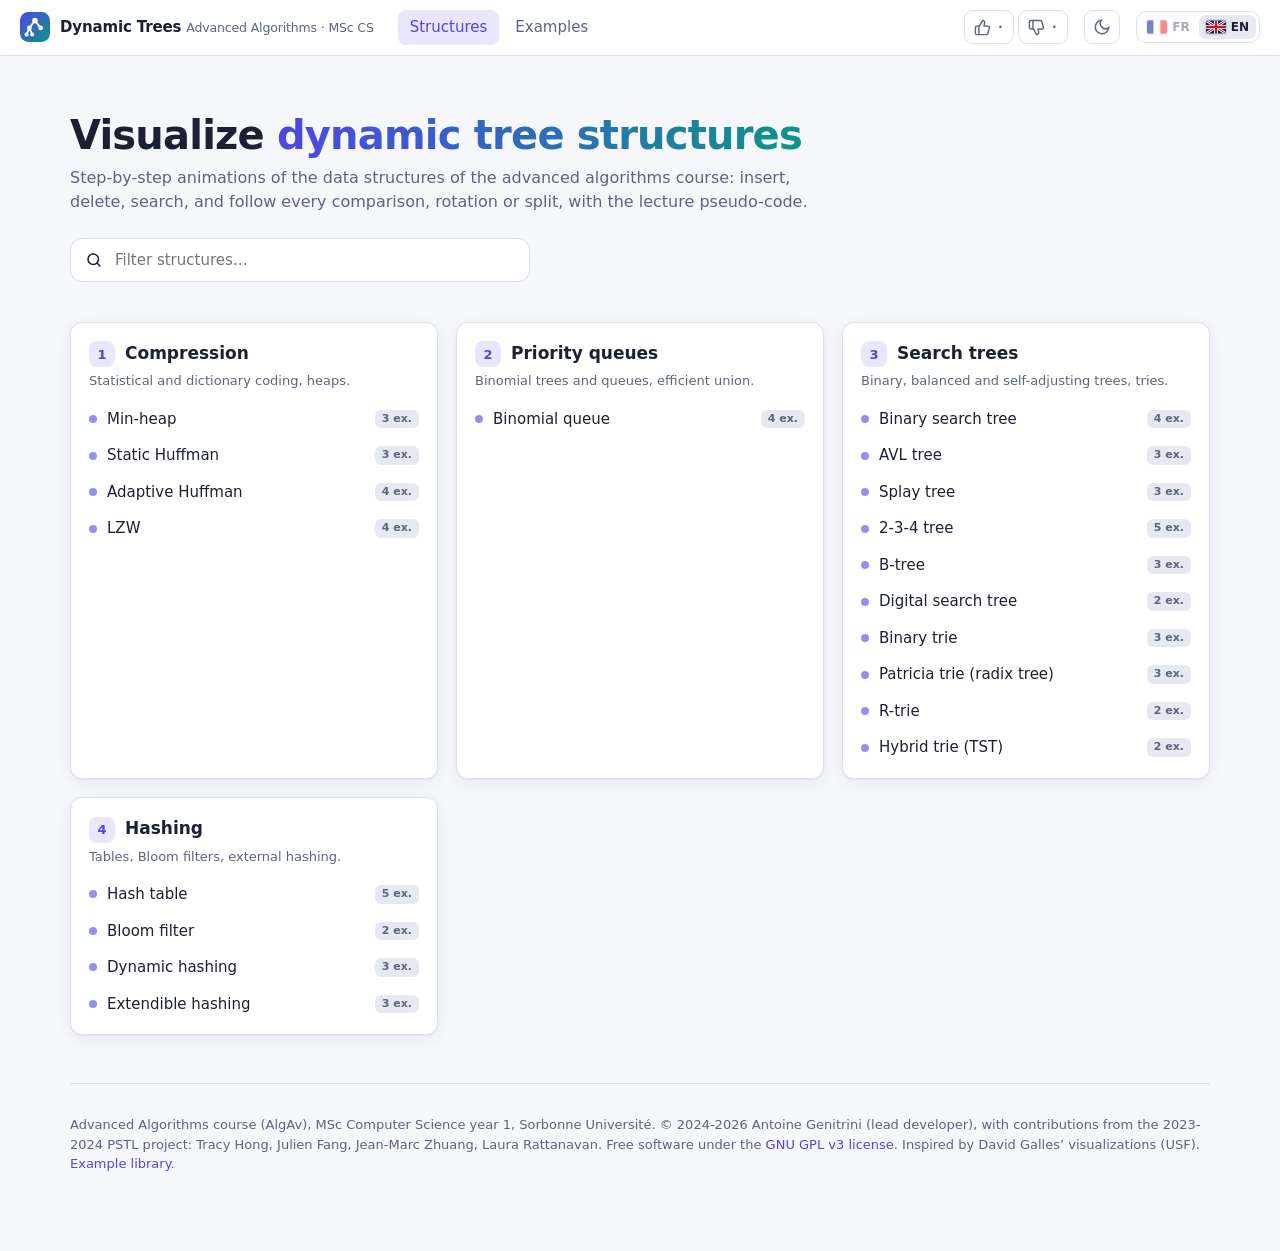
<file: index.html>
<!DOCTYPE html>
<!--
  Structures arborescentes dynamiques
  Copyright (C) 2024-2026 Antoine Genitrini (développeur principal)
  Contributeurs (projet PSTL 2023-2024, Sorbonne Université) :
    Tracy Hong, Julien Fang, Jean-Marc Zhuang, Laura Rattanavan
  Licence : GNU GPL version 3 ou ultérieure (voir le fichier LICENSE).
  SPDX-License-Identifier: GPL-3.0-or-later
-->
<html lang="fr">
<head>
  <meta charset="utf-8">
  <meta name="viewport" content="width=device-width, initial-scale=1">
  <title>Structures arborescentes dynamiques</title>
  <meta name="description" content="Visualisations animées des structures de données du cours d'algorithmique avancée : arbres de recherche, tries, tas, files binomiales, Huffman, LZW, hachage.">
  <link rel="icon" href="data:image/svg+xml,%3Csvg xmlns='http://www.w3.org/2000/svg' viewBox='0 0 32 32'%3E%3Crect width='32' height='32' rx='9' fill='%234f46e5'/%3E%3Cg fill='%23fff'%3E%3Ccircle cx='16' cy='9' r='3'/%3E%3Ccircle cx='10' cy='18' r='3'/%3E%3Ccircle cx='22' cy='18' r='3'/%3E%3C/g%3E%3C/svg%3E">
  <link rel="stylesheet" href="css/style.css?v=20261104a">
</head>
<body>
  <main class="page">
    <section class="hero">
      <h1 data-i18n-html="home.title"></h1>
      <p data-i18n="home.lead"></p>
      <label class="searchbar">
        <svg width="18" height="18" viewBox="0 0 24 24" fill="none" stroke="currentColor" stroke-width="2" stroke-linecap="round" aria-hidden="true"><circle cx="11" cy="11" r="7"/><path d="M20 20l-4-4"/></svg>
        <input type="search" id="filter" data-i18n-placeholder="home.filter" autocomplete="off">
      </label>
    </section>
    <section class="chapters" id="chapters"></section>
    <footer class="site">
      <p data-i18n-html="home.footer"></p>
    </footer>
  </main>
  <div class="tooltip" id="tooltip" role="tooltip"></div>

  <script src="js/i18n.js?v=20261104a"></script>
  <script src="js/config.js?v=20261104a"></script>
  <script src="js/feedback.js?v=20261104a"></script>
  <script src="js/catalog.js?v=20261104a"></script>
  <script src="js/home.js?v=20261104a"></script>
</body>
</html>
</file>
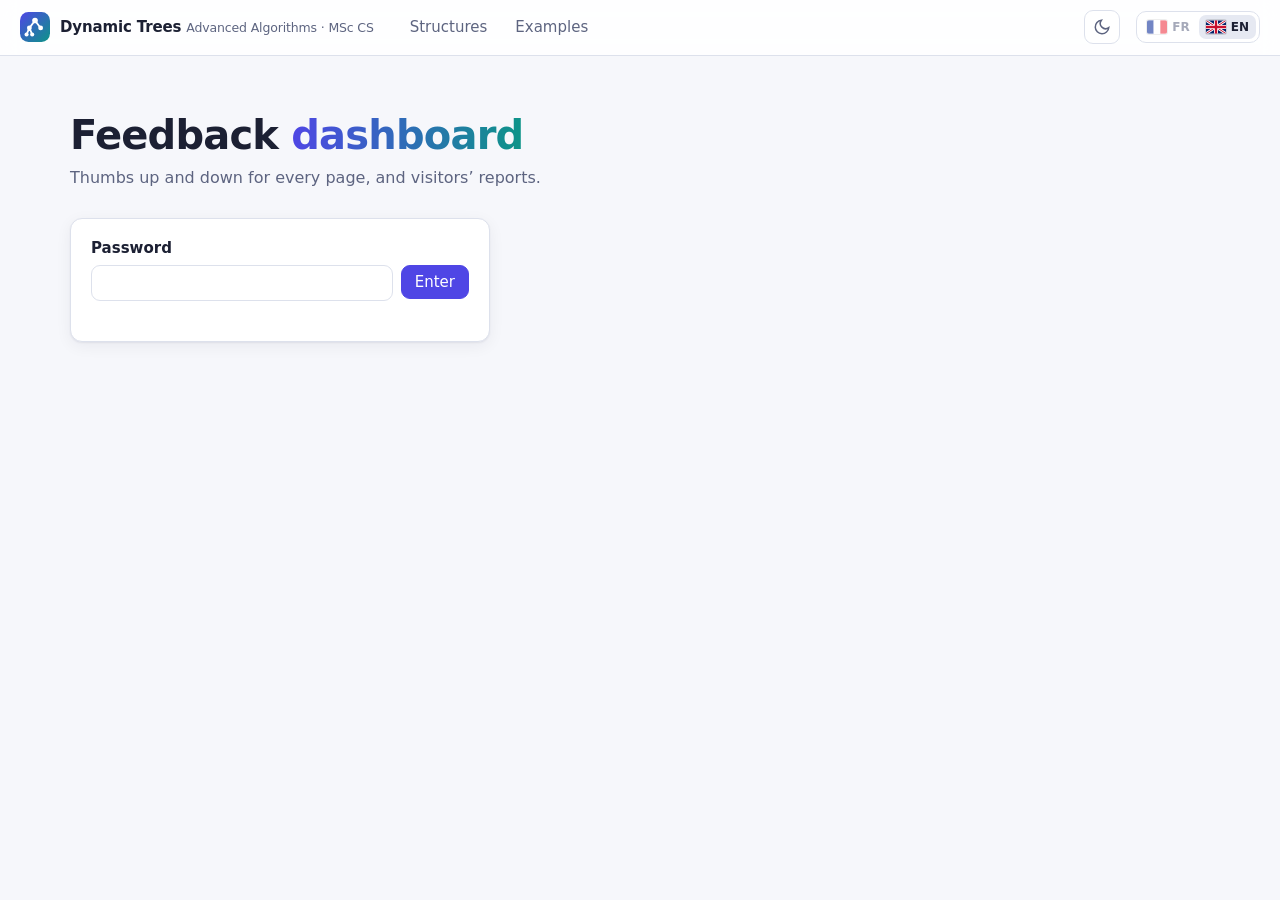
<file: admin.html>
<!DOCTYPE html>
<!--
  Structures arborescentes dynamiques
  Copyright (C) 2024-2026 Antoine Genitrini (développeur principal)
  Contributeurs (projet PSTL 2023-2024, Sorbonne Université) :
    Tracy Hong, Julien Fang, Jean-Marc Zhuang, Laura Rattanavan
  Licence : GNU GPL version 3 ou ultérieure (voir le fichier LICENSE).
  SPDX-License-Identifier: GPL-3.0-or-later
-->
<html lang="fr">
<head>
  <meta charset="utf-8">
  <meta name="viewport" content="width=device-width, initial-scale=1">
  <meta name="robots" content="noindex">
  <title>Tableau de bord — Arbres dynamiques</title>
  <link rel="icon" href="data:image/svg+xml,%3Csvg xmlns='http://www.w3.org/2000/svg' viewBox='0 0 32 32'%3E%3Crect width='32' height='32' rx='9' fill='%234f46e5'/%3E%3Cg fill='%23fff'%3E%3Ccircle cx='16' cy='9' r='3'/%3E%3Ccircle cx='10' cy='18' r='3'/%3E%3Ccircle cx='22' cy='18' r='3'/%3E%3C/g%3E%3C/svg%3E">
  <link rel="stylesheet" href="css/style.css?v=20261104a">
</head>
<body>
  <main class="page admin">
    <section class="hero">
      <h1 data-i18n-html="adm.title"></h1>
      <p data-i18n="adm.lead"></p>
    </section>

    <form id="login" class="adm-card adm-login">
      <label for="pw" data-i18n="adm.password"></label>
      <div class="row">
        <input type="password" id="pw" autocomplete="current-password" required>
        <button class="btn primary" type="submit" data-i18n="adm.enter"></button>
      </div>
      <p class="err" id="loginErr"></p>
    </form>

    <div id="board" hidden>
      <section class="adm-card">
        <div class="adm-head">
          <h2 data-i18n="adm.votes"></h2>
          <div class="row">
            <button class="btn ghost" id="refresh" data-i18n="adm.refresh"></button>
            <button class="btn" id="resetAll" data-i18n="adm.resetAll"></button>
          </div>
        </div>
        <table class="adm-table" id="votes"></table>
      </section>
      <section class="adm-card">
        <div class="adm-head"><h2 data-i18n="adm.reports"></h2></div>
        <div id="reports"></div>
      </section>
    </div>
  </main>

  <script src="js/i18n.js?v=20261104a"></script>
  <script src="js/config.js?v=20261104a"></script>
  <script src="js/feedback.js?v=20261104a"></script>
  <script src="js/catalog.js?v=20261104a"></script>
  <script src="js/admin.js?v=20261104a"></script>
</body>
</html>
</file>
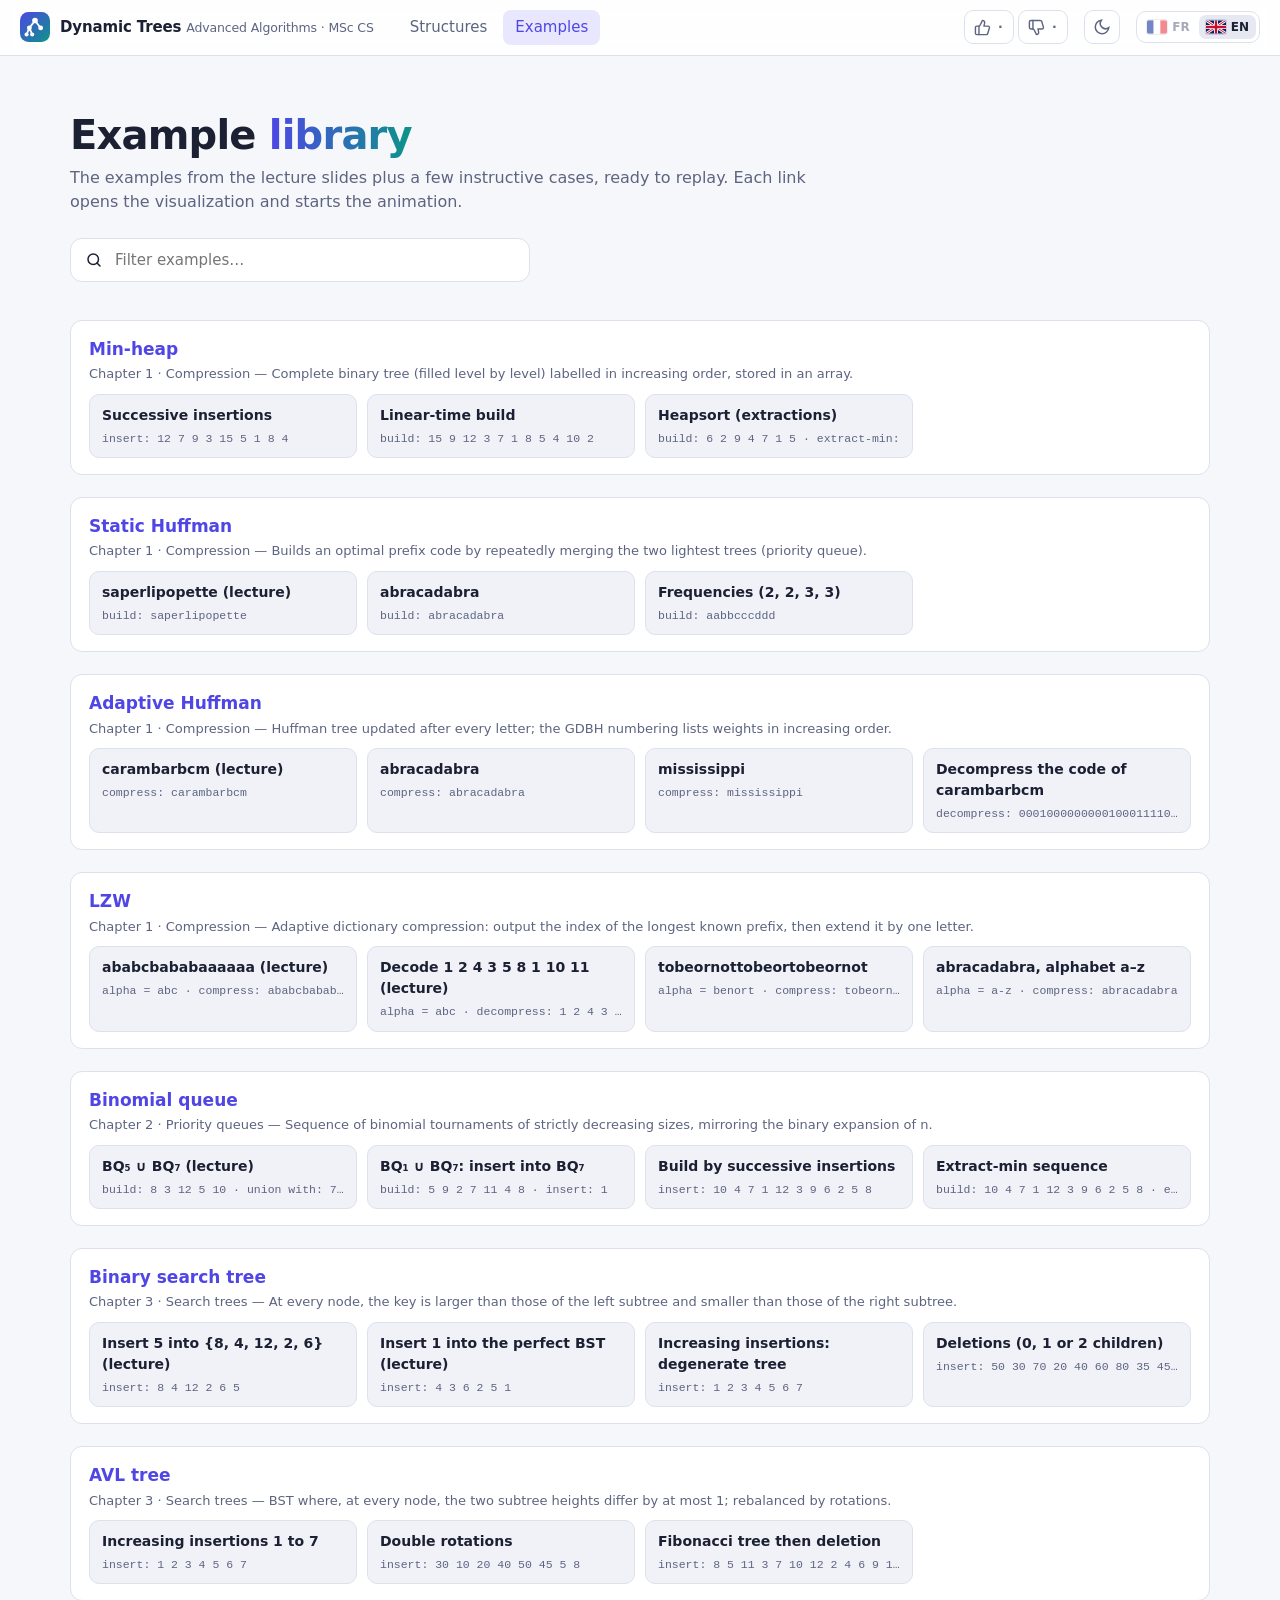
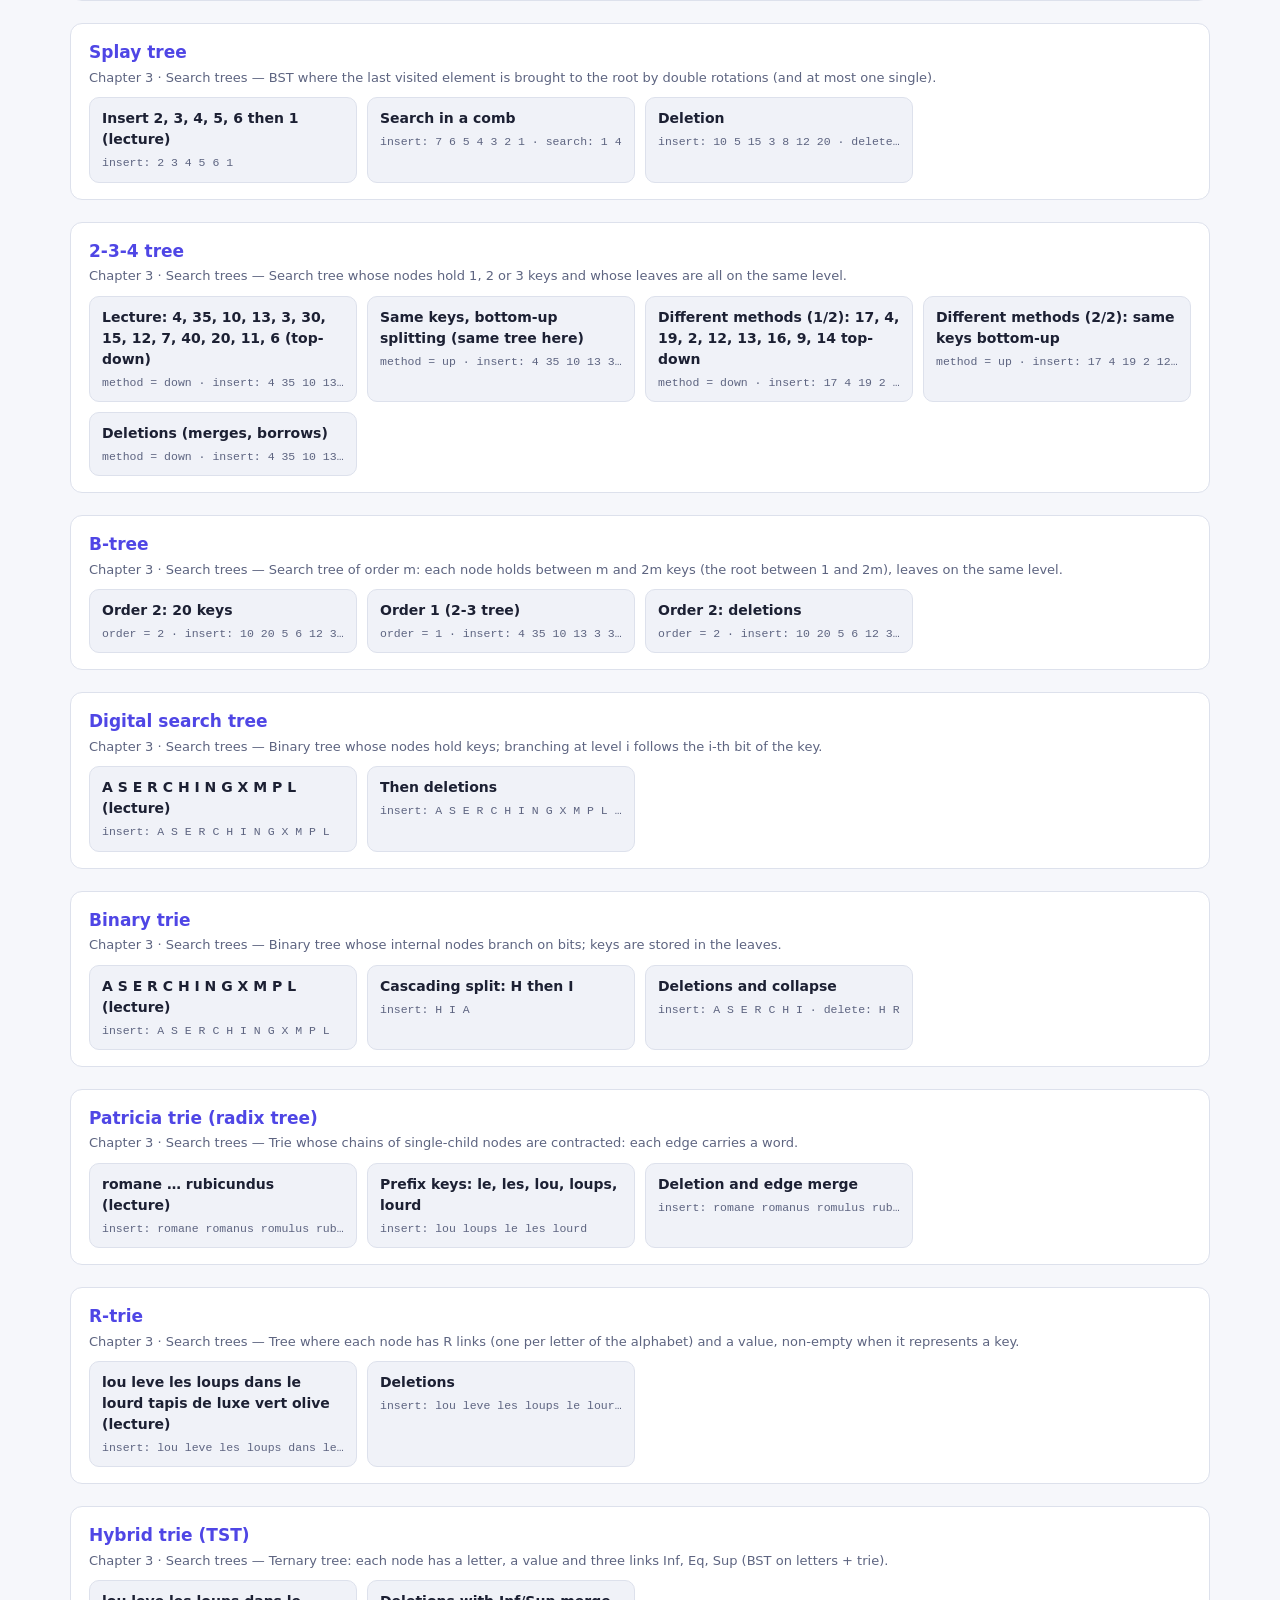
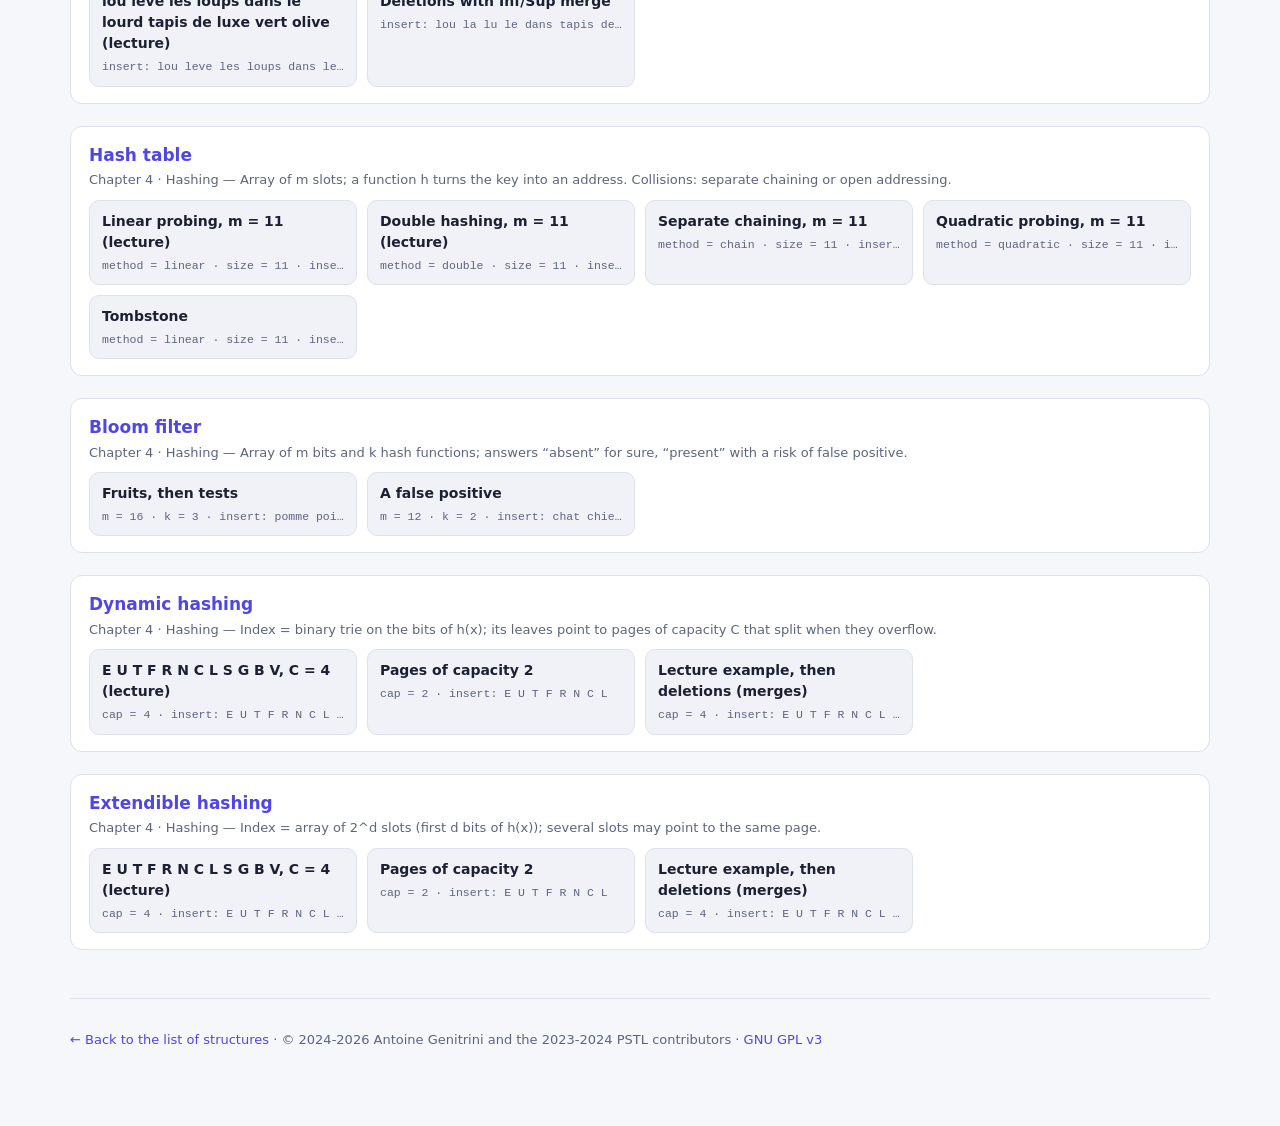
<file: examples.html>
<!DOCTYPE html>
<!--
  Structures arborescentes dynamiques
  Copyright (C) 2024-2026 Antoine Genitrini (développeur principal)
  Contributeurs (projet PSTL 2023-2024, Sorbonne Université) :
    Tracy Hong, Julien Fang, Jean-Marc Zhuang, Laura Rattanavan
  Licence : GNU GPL version 3 ou ultérieure (voir le fichier LICENSE).
  SPDX-License-Identifier: GPL-3.0-or-later
-->
<html lang="fr">
<head>
  <meta charset="utf-8">
  <meta name="viewport" content="width=device-width, initial-scale=1">
  <title>Bibliothèque d'exemples — Arbres dynamiques</title>
  <link rel="icon" href="data:image/svg+xml,%3Csvg xmlns='http://www.w3.org/2000/svg' viewBox='0 0 32 32'%3E%3Crect width='32' height='32' rx='9' fill='%234f46e5'/%3E%3Cg fill='%23fff'%3E%3Ccircle cx='16' cy='9' r='3'/%3E%3Ccircle cx='10' cy='18' r='3'/%3E%3Ccircle cx='22' cy='18' r='3'/%3E%3C/g%3E%3C/svg%3E">
  <link rel="stylesheet" href="css/style.css?v=20261104a">
</head>
<body>
  <main class="page">
    <section class="hero">
      <h1 data-i18n-html="ex.title"></h1>
      <p data-i18n="ex.lead"></p>
      <label class="searchbar">
        <svg width="18" height="18" viewBox="0 0 24 24" fill="none" stroke="currentColor" stroke-width="2" stroke-linecap="round" aria-hidden="true"><circle cx="11" cy="11" r="7"/><path d="M20 20l-4-4"/></svg>
        <input type="search" id="filter" data-i18n-placeholder="ex.filter" autocomplete="off">
      </label>
    </section>
    <div id="groups"></div>
    <footer class="site"><p data-i18n-html="ex.footer"></p></footer>
  </main>

  <script src="js/i18n.js?v=20261104a"></script>
  <script src="js/config.js?v=20261104a"></script>
  <script src="js/feedback.js?v=20261104a"></script>
  <script src="js/catalog.js?v=20261104a"></script>
  <script src="js/examples.js?v=20261104a"></script>
</body>
</html>
</file>
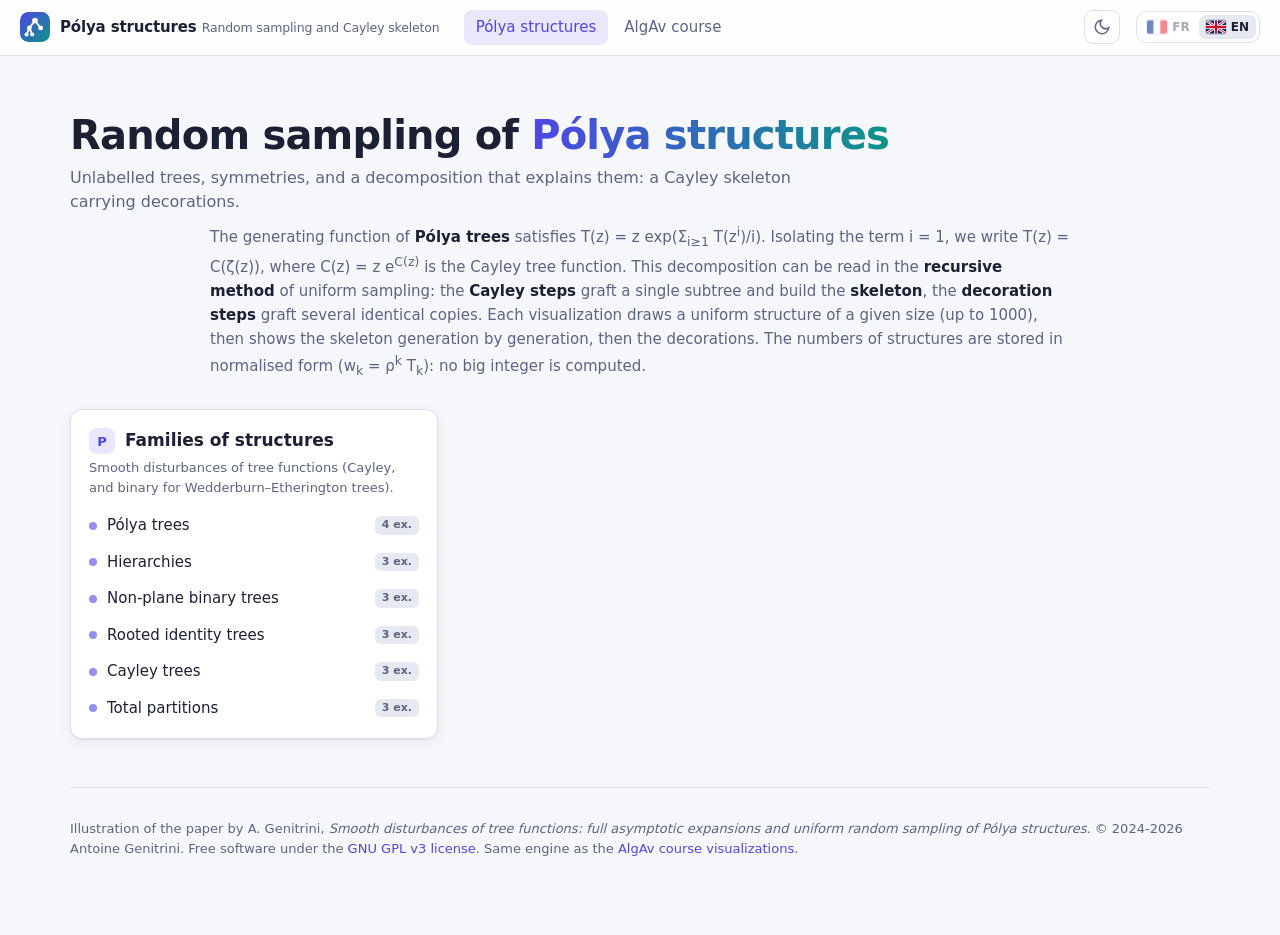
<file: polya.html>
<!DOCTYPE html>
<!--
  Structures arborescentes dynamiques — site « Structures de Pólya »
  Copyright (C) 2024-2026 Antoine Genitrini (développeur principal)
  Licence : GNU GPL version 3 ou ultérieure (voir le fichier LICENSE).
  SPDX-License-Identifier: GPL-3.0-or-later
-->
<html lang="fr">
<head>
  <meta charset="utf-8">
  <meta name="viewport" content="width=device-width, initial-scale=1">
  <title>Structures de Pólya</title>
  <meta name="description" content="Génération aléatoire uniforme d'arbres de Pólya, de hiérarchies et d'arbres binaires non plans, et visualisation du squelette de Cayley et des décorations.">
  <link rel="icon" href="data:image/svg+xml,%3Csvg xmlns='http://www.w3.org/2000/svg' viewBox='0 0 32 32'%3E%3Crect width='32' height='32' rx='9' fill='%230d9488'/%3E%3Cg fill='%23fff'%3E%3Ccircle cx='16' cy='9' r='3'/%3E%3Ccircle cx='10' cy='18' r='3'/%3E%3Ccircle cx='22' cy='18' r='3'/%3E%3C/g%3E%3C/svg%3E">
  <link rel="stylesheet" href="css/style.css?v=20261104a">
</head>
<body>
  <main class="page">
    <section class="hero">
      <h1 data-i18n-html="polyaHome.title"></h1>
      <p data-i18n="polyaHome.lead"></p>
    </section>
    <p class="polya-intro" data-i18n-html="polyaHome.intro"></p>
    <section class="chapters" id="chapters"></section>
    <footer class="site">
      <p data-i18n-html="polyaHome.footer"></p>
    </footer>
  </main>
  <div class="tooltip" id="tooltip" role="tooltip"></div>

  <script src="js/i18n.js?v=20261104a"></script>
  <script src="js/config.js?v=20261104a"></script>
  <script src="js/feedback.js?v=20261104a"></script>
  <script src="js/catalog.js?v=20261104a"></script>
  <script src="js/polya_catalog.js?v=20261104a"></script>
  <script src="js/polya_home.js?v=20261104a"></script>
</body>
</html>
</file>
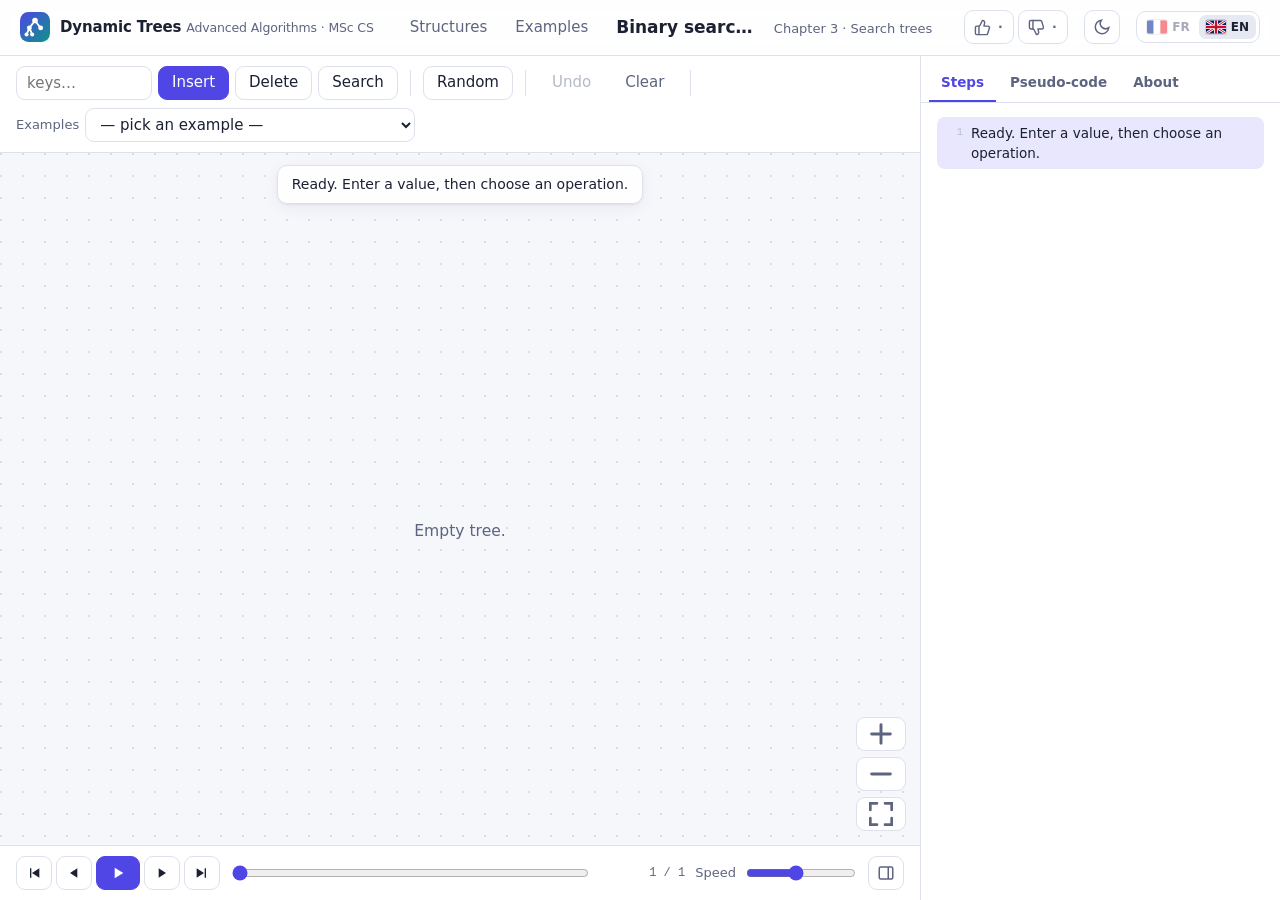
<file: viz.html>
<!DOCTYPE html>
<!--
  Structures arborescentes dynamiques
  Copyright (C) 2024-2026 Antoine Genitrini (développeur principal)
  Contributeurs (projet PSTL 2023-2024, Sorbonne Université) :
    Tracy Hong, Julien Fang, Jean-Marc Zhuang, Laura Rattanavan
  Licence : GNU GPL version 3 ou ultérieure (voir le fichier LICENSE).
  SPDX-License-Identifier: GPL-3.0-or-later
-->
<html lang="fr">
<head>
  <meta charset="utf-8">
  <meta name="viewport" content="width=device-width, initial-scale=1">
  <title>Visualisation — Arbres dynamiques</title>
  <link rel="icon" href="data:image/svg+xml,%3Csvg xmlns='http://www.w3.org/2000/svg' viewBox='0 0 32 32'%3E%3Crect width='32' height='32' rx='9' fill='%234f46e5'/%3E%3Cg fill='%23fff'%3E%3Ccircle cx='16' cy='9' r='3'/%3E%3Ccircle cx='10' cy='18' r='3'/%3E%3Ccircle cx='22' cy='18' r='3'/%3E%3C/g%3E%3C/svg%3E">
  <link rel="stylesheet" href="css/style.css?v=20261104a">
</head>
<body class="viz">
  <div class="viz-main">
    <div class="stage-wrap">
      <div class="controls" id="controls"></div>
      <div class="stage">
        <svg id="svg" role="img" aria-label="visualisation"></svg>
        <div class="status"><div id="status"></div></div>
        <div class="zoom" id="zoom"></div>
      </div>
      <div class="player" id="player"></div>
    </div>
    <aside class="side" id="side"></aside>
  </div>

  <script src="js/i18n.js?v=20261104a"></script>
  <script src="js/config.js?v=20261104a"></script>
  <script src="js/feedback.js?v=20261104a"></script>
  <script src="js/catalog.js?v=20261104a"></script>
  <script src="js/polya_catalog.js?v=20261104a"></script>
  <script src="js/core/scene.js?v=20261104a"></script>
  <script src="js/core/renderer.js?v=20261104a"></script>
  <script src="js/core/player.js?v=20261104a"></script>
  <script src="js/core/app.js?v=20261104a"></script>
  <script>window.__app = new DT.App(); window.__app.start();</script>
</body>
</html>
</file>
<file: css/style.css>
/*
 * Structures arborescentes dynamiques
 * Copyright (C) 2024-2026 Antoine Genitrini (développeur principal)
 * Contributeurs (projet PSTL 2023-2024, Sorbonne Université) :
 *   Tracy Hong, Julien Fang, Jean-Marc Zhuang, Laura Rattanavan
 *
 * Ce programme est un logiciel libre : vous pouvez le redistribuer et/ou le
 * modifier selon les termes de la GNU General Public License telle que publiée
 * par la Free Software Foundation, version 3 de la licence ou (à votre choix)
 * toute version ultérieure. Ce programme est distribué dans l'espoir qu'il sera
 * utile, mais SANS AUCUNE GARANTIE ; voir le fichier LICENSE pour plus de détails.
 *
 * SPDX-License-Identifier: GPL-3.0-or-later
 */

/* ==========================================================================
   Structures arborescentes dynamiques — feuille de style commune
   ========================================================================== */

:root {
  --bg: #f6f7fb;
  --surface: #ffffff;
  --surface-2: #f0f2f8;
  --surface-3: #e6e9f2;
  --border: #dde1ec;
  --text: #1c2033;
  --text-dim: #5d6480;
  --accent: #4f46e5;
  --accent-soft: #e8e7fd;
  --accent-text: #ffffff;
  --accent-2: #0d9488;

  --node-fill: #ffffff;
  --node-stroke: #4f46e5;
  --node-text: #1c2033;
  --node-sub: #6b7194;
  --edge: #9aa1bd;
  --edge-label: #5d6480;
  --muted: #b9bfd4;

  --hl: #f59e0b;      /* élément courant */
  --hl-bg: #fff4dc;
  --cmp: #2563eb;     /* comparaison */
  --cmp-bg: #e3ecff;
  --ok: #059669;      /* trouvé / validé */
  --ok-bg: #dcf7ec;
  --bad: #dc2626;     /* suppression / erreur */
  --bad-bg: #fde4e4;
  --new: #7c3aed;     /* nouvel élément */
  --new-bg: #efe6ff;
  --rb-red: #e11d48;
  --rb-black: #1f2937;

  --code-bg: #f7f8fc;
  --code-line: #fff1cc;
  --shadow: 0 1px 2px rgba(20, 24, 50, .06), 0 4px 16px rgba(20, 24, 50, .06);
  --radius: 12px;
  --font: Inter, ui-sans-serif, system-ui, -apple-system, "Segoe UI", Roboto, "Helvetica Neue", Arial, sans-serif;
  --mono: "JetBrains Mono", ui-monospace, SFMono-Regular, Menlo, Consolas, "Liberation Mono", monospace;
  color-scheme: light;
}

:root[data-theme="dark"] {
  --bg: #0f1220;
  --surface: #171b2d;
  --surface-2: #1e2338;
  --surface-3: #272d47;
  --border: #2c3350;
  --text: #e6e8f2;
  --text-dim: #9aa1bd;
  --accent: #8b85ff;
  --accent-soft: #2a2a55;
  --accent-text: #0f1220;
  --accent-2: #2dd4bf;

  --node-fill: #1b2035;
  --node-stroke: #8b85ff;
  --node-text: #eef0fa;
  --node-sub: #a4abc8;
  --edge: #5b6386;
  --edge-label: #a4abc8;
  --muted: #4a5272;

  --hl: #fbbf24;
  --hl-bg: #3d3214;
  --cmp: #60a5fa;
  --cmp-bg: #182c4d;
  --ok: #34d399;
  --ok-bg: #123a2e;
  --bad: #f87171;
  --bad-bg: #431b1f;
  --new: #a78bfa;
  --new-bg: #2c2150;
  --rb-red: #fb7185;
  --rb-black: #94a3b8;

  --code-bg: #131729;
  --code-line: #3a3216;
  --shadow: 0 1px 2px rgba(0, 0, 0, .3), 0 6px 20px rgba(0, 0, 0, .25);
  color-scheme: dark;
}

* { box-sizing: border-box; }

html, body {
  margin: 0;
  background: var(--bg);
  color: var(--text);
  font-family: var(--font);
  font-size: 15px;
  line-height: 1.5;
  -webkit-font-smoothing: antialiased;
}

a { color: var(--accent); text-decoration: none; }
a:hover { text-decoration: underline; }

button, input, select { font: inherit; color: inherit; }

/* --------------------------------------------------------------------------
   En-tête
   -------------------------------------------------------------------------- */

.topbar {
  position: sticky;
  top: 0;
  z-index: 50;
  display: flex;
  align-items: center;
  gap: 16px;
  padding: 10px 20px;
  background: color-mix(in srgb, var(--surface) 88%, transparent);
  backdrop-filter: saturate(1.4) blur(10px);
  border-bottom: 1px solid var(--border);
}

.brand {
  display: flex;
  align-items: center;
  gap: 10px;
  color: var(--text);
  font-weight: 700;
  letter-spacing: -.01em;
  white-space: nowrap;
}
.brand:hover { text-decoration: none; }
.brand svg { flex: none; }
.brand small { font-weight: 500; color: var(--text-dim); }

.topbar nav { display: flex; gap: 4px; margin-left: 8px; }
.topbar nav a {
  padding: 6px 12px;
  border-radius: 8px;
  color: var(--text-dim);
  font-weight: 500;
}
.topbar nav a:hover { background: var(--surface-2); color: var(--text); text-decoration: none; }
.topbar nav a.active { color: var(--accent); background: var(--accent-soft); }

.topbar .spacer { flex: 1; }
.topbar .slot { flex: 0 1 auto; min-width: 0; overflow: hidden; }
.topbar > * { flex-shrink: 0; }
.topbar > .slot { flex-shrink: 1; }
@media (max-width: 1250px) { body.viz .topbar nav { display: none; } }

.icon-btn {
  display: inline-flex;
  align-items: center;
  justify-content: center;
  gap: 6px;
  height: 34px;
  min-width: 34px;
  padding: 0 8px;
  border: 1px solid var(--border);
  border-radius: 9px;
  background: var(--surface);
  cursor: pointer;
  color: var(--text-dim);
}
.icon-btn:hover { color: var(--text); border-color: var(--accent); }

.lang-toggle {
  display: inline-flex;
  padding: 3px;
  gap: 2px;
  border: 1px solid var(--border);
  border-radius: 10px;
  background: var(--surface);
  cursor: pointer;
}
.lang-toggle span {
  display: inline-flex;
  align-items: center;
  gap: 5px;
  padding: 3px 7px;
  border-radius: 7px;
  font-size: 12px;
  font-weight: 600;
  color: var(--text-dim);
  opacity: .55;
  transition: all .2s;
}
.lang-toggle span.on { opacity: 1; background: var(--surface-3); color: var(--text); }
.lang-toggle svg { width: 20px; height: 14px; border-radius: 2px; box-shadow: 0 0 0 1px rgba(0,0,0,.12); }

/* --------------------------------------------------------------------------
   Page d'accueil
   -------------------------------------------------------------------------- */

.page { max-width: 1180px; margin: 0 auto; padding: 32px 20px 64px; }

.hero { padding: 24px 0 8px; }
.hero h1 {
  margin: 0 0 8px;
  font-size: clamp(28px, 4vw, 40px);
  letter-spacing: -.02em;
  line-height: 1.15;
}
.hero h1 .grad {
  background: linear-gradient(90deg, var(--accent), var(--accent-2));
  -webkit-background-clip: text;
  background-clip: text;
  color: transparent;
}
.hero p { margin: 0; max-width: 760px; color: var(--text-dim); font-size: 16px; }

.searchbar {
  display: flex;
  align-items: center;
  gap: 10px;
  margin: 24px 0 8px;
  padding: 0 14px;
  height: 44px;
  max-width: 460px;
  border: 1px solid var(--border);
  border-radius: 12px;
  background: var(--surface);
}
.searchbar input { flex: 1; border: 0; outline: 0; background: transparent; height: 100%; }
.searchbar:focus-within { border-color: var(--accent); box-shadow: 0 0 0 3px var(--accent-soft); }

.chapters {
  display: grid;
  grid-template-columns: repeat(auto-fill, minmax(300px, 1fr));
  gap: 18px;
  margin-top: 24px;
}

.chapter {
  padding: 18px 18px 12px;
  border: 1px solid var(--border);
  border-radius: var(--radius);
  background: var(--surface);
  box-shadow: var(--shadow);
}
.chapter h2 {
  display: flex;
  align-items: baseline;
  gap: 10px;
  margin: 0 0 4px;
  font-size: 17px;
}
.chapter h2 .num {
  display: inline-grid;
  place-items: center;
  width: 26px;
  height: 26px;
  border-radius: 8px;
  background: var(--accent-soft);
  color: var(--accent);
  font-size: 13px;
  font-weight: 700;
}
.chapter .chap-sub { margin: 0 0 10px; color: var(--text-dim); font-size: 13px; }
.chapter ul { list-style: none; margin: 0; padding: 0; }
.chapter li a {
  position: relative;
  display: flex;
  align-items: center;
  gap: 10px;
  padding: 7px 10px;
  margin: 0 -10px;
  border-radius: 8px;
  color: var(--text);
  font-weight: 500;
}
.chapter li a:hover { background: var(--surface-2); text-decoration: none; }
.chapter li a .dot {
  flex: none;
  width: 8px;
  height: 8px;
  border-radius: 50%;
  background: var(--accent);
  opacity: .6;
}
.chapter li a .tag {
  margin-left: auto;
  padding: 1px 7px;
  border-radius: 6px;
  background: var(--surface-3);
  color: var(--text-dim);
  font-size: 11px;
  font-weight: 600;
}
.chapter li.hidden { display: none; }

/* Bulle d'information */
.tooltip {
  position: fixed;
  z-index: 100;
  max-width: 340px;
  padding: 12px 14px;
  border: 1px solid var(--border);
  border-radius: 12px;
  background: var(--surface);
  box-shadow: 0 10px 40px rgba(20, 24, 50, .18);
  font-size: 13.5px;
  pointer-events: none;
  opacity: 0;
  transform: translateY(4px);
  transition: opacity .15s, transform .15s;
}
.tooltip.show { opacity: 1; transform: translateY(0); }
.tooltip h3 { margin: 0 0 4px; font-size: 14.5px; }
.tooltip p { margin: 0 0 6px; color: var(--text-dim); }
.tooltip .goal { margin: 0; color: var(--text); }
.tooltip .goal b { color: var(--accent); }
.tooltip .cx { margin-top: 8px; font-family: var(--mono); font-size: 11.5px; color: var(--text-dim); }

footer.site {
  margin-top: 48px;
  padding-top: 18px;
  border-top: 1px solid var(--border);
  color: var(--text-dim);
  font-size: 13px;
}

/* --------------------------------------------------------------------------
   Bibliothèque d'exemples
   -------------------------------------------------------------------------- */

.ex-group {
  margin-top: 22px;
  padding: 16px 18px;
  border: 1px solid var(--border);
  border-radius: var(--radius);
  background: var(--surface);
}
.ex-group h2 { margin: 0 0 2px; font-size: 17px; }
.ex-group .chap-sub { margin: 0 0 10px; color: var(--text-dim); font-size: 13px; }
.ex-list { display: grid; grid-template-columns: repeat(auto-fill, minmax(260px, 1fr)); gap: 10px; }
.ex-card {
  display: block;
  padding: 10px 12px;
  border: 1px solid var(--border);
  border-radius: 10px;
  color: var(--text);
  background: var(--surface-2);
}
.ex-card:hover { border-color: var(--accent); text-decoration: none; }
.ex-card b { display: block; font-size: 14px; }
.ex-card span { display: block; color: var(--text-dim); font-size: 12.5px; }
.ex-card code {
  display: block;
  margin-top: 4px;
  font-family: var(--mono);
  font-size: 11.5px;
  color: var(--text-dim);
  white-space: nowrap;
  overflow: hidden;
  text-overflow: ellipsis;
}

/* --------------------------------------------------------------------------
   Page de visualisation
   -------------------------------------------------------------------------- */

body.viz { height: 100vh; overflow: hidden; display: flex; flex-direction: column; }

.viz-title { display: flex; align-items: baseline; gap: 10px; min-width: 0; }
.viz-title h1 { margin: 0; font-size: 17px; white-space: nowrap; overflow: hidden; text-overflow: ellipsis; }
.viz-title .chap { color: var(--text-dim); font-size: 13px; white-space: nowrap; }

.viz-main {
  flex: 1;
  display: grid;
  grid-template-columns: minmax(0, 1fr) 360px;
  min-height: 0;
}
.viz-main.panel-hidden { grid-template-columns: minmax(0, 1fr) 0; }
.viz-main.panel-hidden .side { display: none; }

.stage-wrap { display: flex; flex-direction: column; min-width: 0; min-height: 0; }

.controls {
  display: flex;
  flex-wrap: wrap;
  align-items: center;
  gap: 8px;
  padding: 10px 16px;
  border-bottom: 1px solid var(--border);
  background: var(--surface);
}
.controls .group { display: flex; flex-wrap: wrap; align-items: center; gap: 6px; }
.controls .sep { width: 1px; height: 26px; background: var(--border); margin: 0 4px; }
.controls label.lbl { color: var(--text-dim); font-size: 13px; font-weight: 500; }

.controls input[type="text"], .controls select {
  height: 34px;
  padding: 0 10px;
  border: 1px solid var(--border);
  border-radius: 9px;
  background: var(--surface);
  outline: none;
}
.controls input[type="text"]:focus, .controls select:focus {
  border-color: var(--accent);
  box-shadow: 0 0 0 3px var(--accent-soft);
}

.btn {
  height: 34px;
  padding: 0 13px;
  border: 1px solid var(--border);
  border-radius: 9px;
  background: var(--surface);
  color: var(--text);
  font-weight: 500;
  cursor: pointer;
  white-space: nowrap;
  transition: background .15s, border-color .15s;
}
.btn:hover { border-color: var(--accent); background: var(--surface-2); }
.btn.primary { background: var(--accent); border-color: var(--accent); color: var(--accent-text); }
.btn.primary:hover { filter: brightness(1.08); }
.btn.ghost { border-color: transparent; background: transparent; color: var(--text-dim); }
.btn.ghost:hover { background: var(--surface-2); color: var(--text); }
.btn:disabled { opacity: .45; cursor: not-allowed; }

.stage {
  position: relative;
  flex: 1;
  min-height: 0;
  background:
    radial-gradient(circle at 1px 1px, color-mix(in srgb, var(--text-dim) 18%, transparent) 1px, transparent 0) 0 0 / 22px 22px,
    var(--bg);
  overflow: hidden;
}
.stage svg { display: block; width: 100%; height: 100%; cursor: grab; user-select: none; }
.stage svg.dragging { cursor: grabbing; }

.stage .status {
  position: absolute;
  left: 16px;
  right: 16px;
  top: 12px;
  display: flex;
  justify-content: center;
  pointer-events: none;
}
.stage .status div {
  max-width: 860px;
  padding: 8px 14px;
  border: 1px solid var(--border);
  border-radius: 10px;
  background: color-mix(in srgb, var(--surface) 92%, transparent);
  box-shadow: var(--shadow);
  font-size: 14px;
  text-align: center;
}
.stage .status div:empty { display: none; }
.stage .status div.error { border-color: var(--bad); color: var(--bad); }

.stage .zoom {
  position: absolute;
  right: 14px;
  bottom: 14px;
  display: flex;
  flex-direction: column;
  gap: 6px;
}

.player {
  display: flex;
  flex-wrap: wrap;
  align-items: center;
  gap: 10px;
  padding: 10px 16px;
  border-top: 1px solid var(--border);
  background: var(--surface);
}
.player .pbtns { display: flex; gap: 4px; }
.player .pbtn {
  display: inline-grid;
  place-items: center;
  width: 36px;
  height: 34px;
  border: 1px solid var(--border);
  border-radius: 9px;
  background: var(--surface);
  color: var(--text);
  cursor: pointer;
}
.player .pbtn:hover { border-color: var(--accent); }
.player .pbtn.play { width: 44px; background: var(--accent); border-color: var(--accent); color: var(--accent-text); }
.player .progress { flex: 1; min-width: 160px; display: flex; align-items: center; gap: 10px; }
.player .counter { font-family: var(--mono); font-size: 12px; color: var(--text-dim); min-width: 84px; text-align: right; white-space: nowrap; }
.player .speed { display: flex; align-items: center; gap: 8px; color: var(--text-dim); font-size: 13px; }

input[type="range"] { accent-color: var(--accent); width: 100%; }
.player .speed input { width: 110px; }

/* Panneau latéral */
.side {
  display: flex;
  flex-direction: column;
  min-height: 0;
  border-left: 1px solid var(--border);
  background: var(--surface);
}
.tabs { display: flex; gap: 2px; padding: 8px 8px 0; border-bottom: 1px solid var(--border); }
.tabs button {
  padding: 8px 12px;
  border: 0;
  border-bottom: 2px solid transparent;
  background: transparent;
  color: var(--text-dim);
  font-weight: 600;
  font-size: 13.5px;
  cursor: pointer;
}
.tabs button.on { color: var(--accent); border-bottom-color: var(--accent); }
.tab { display: none; flex: 1; min-height: 0; overflow: auto; padding: 14px 16px; }
.tab.on { display: block; }

.log { list-style: none; margin: 0; padding: 0; counter-reset: step; }
.log li {
  position: relative;
  padding: 6px 8px 6px 34px;
  border-radius: 8px;
  font-size: 13.5px;
  color: var(--text-dim);
  cursor: pointer;
}
.log li::before {
  counter-increment: step;
  content: counter(step);
  position: absolute;
  left: 6px;
  top: 7px;
  width: 20px;
  font-family: var(--mono);
  font-size: 11px;
  text-align: right;
  color: var(--muted);
}
.log li:hover { background: var(--surface-2); }
.log li.op { color: var(--text); font-weight: 600; margin-top: 6px; }
.log li.cur { background: var(--accent-soft); color: var(--text); }
.log li.future { opacity: .4; }

.code-title { display: flex; flex-wrap: wrap; align-items: center; gap: 8px; margin: 0 0 6px; font-size: 13px; color: var(--text-dim); font-weight: 600; }
.code-src { padding: 1px 7px; border-radius: 6px; font-size: 11px; font-weight: 600; background: var(--surface-3); color: var(--text-dim); }
.code-src.course { background: var(--accent-soft); color: var(--accent); }
.code-src.pstl { background: var(--ok-bg); color: var(--ok); }
.code {
  margin: 0 0 16px;
  padding: 10px 0;
  border: 1px solid var(--border);
  border-radius: 10px;
  background: var(--code-bg);
  font-family: var(--mono);
  font-size: 12px;
  line-height: 1.55;
  overflow-x: auto;
}
.code div { padding: 0 12px; white-space: pre; border-left: 3px solid transparent; }
.code div.on { background: var(--code-line); border-left-color: var(--hl); }
.code .kw { color: #7c3aed; font-weight: 600; }
.code .str { color: #0f766e; }
.code .com { color: var(--text-dim); font-style: italic; }
:root[data-theme="dark"] .code .kw { color: #c4b5fd; }
:root[data-theme="dark"] .code .str { color: #5eead4; }
.code-empty { color: var(--text-dim); font-size: 13.5px; }

.info h2 { margin: 0 0 6px; font-size: 16px; }
.info p { margin: 0 0 10px; color: var(--text-dim); font-size: 14px; }
.info p b { color: var(--text); }
.info table { width: 100%; border-collapse: collapse; margin: 8px 0 14px; font-size: 13px; }
.info td, .info th { padding: 5px 8px; border-bottom: 1px solid var(--border); text-align: left; }
.info th { color: var(--text-dim); font-weight: 600; }
.info td.cx { font-family: var(--mono); font-size: 12px; }
.legend { display: flex; flex-wrap: wrap; gap: 10px 16px; margin: 6px 0 12px; font-size: 13px; color: var(--text-dim); }
.legend span { display: inline-flex; align-items: center; gap: 6px; }
.legend i { width: 12px; height: 12px; border-radius: 50%; border: 2px solid; }

kbd {
  padding: 1px 6px;
  border: 1px solid var(--border);
  border-bottom-width: 2px;
  border-radius: 5px;
  font-family: var(--mono);
  font-size: 11px;
  background: var(--surface-2);
}

/* --------------------------------------------------------------------------
   Éléments SVG de la scène
   -------------------------------------------------------------------------- */

.scene text { font-family: var(--font); fill: var(--node-text); dominant-baseline: central; text-anchor: middle; }
.scene .n circle, .scene .n rect.box, .scene .n rect.cell {
  fill: var(--node-fill);
  stroke: var(--node-stroke);
  stroke-width: 2;
  transition: fill .25s, stroke .25s;
}
.scene .n text.lbl { font-size: 15px; font-weight: 600; }
.scene .n text.sub { font-size: 11px; fill: var(--node-sub); font-weight: 500; }
.scene .n text.top { font-size: 11px; fill: var(--node-sub); font-weight: 500; }
.scene .n .badge circle { fill: var(--surface-3); stroke: var(--border); stroke-width: 1; }
.scene .n .badge text { font-size: 10px; font-weight: 700; fill: var(--text-dim); }
.scene .n line.sepl { stroke: var(--node-stroke); stroke-width: 1.5; }

.scene .n.dot circle { fill: var(--node-stroke); }
.scene .n.empty circle, .scene .n.empty rect { fill: transparent; stroke: var(--muted); stroke-dasharray: 3 3; }
.scene .n.ghost circle, .scene .n.ghost rect { fill: transparent; stroke: var(--muted); stroke-dasharray: 3 3; }
.scene .n.ghost text { fill: var(--muted); }
.scene .n.plain rect.box, .scene .n.plain rect.cell { stroke: var(--border); stroke-width: 1.2; }
.scene .n.key circle, .scene .n.key rect.box { fill: var(--accent-soft); }
.scene .n.leaf rect.box { fill: var(--surface-2); }

.scene .n.hl circle, .scene .n.hl rect.box, .scene .n.hl rect.cell { stroke: var(--hl); fill: var(--hl-bg); stroke-width: 3; }
.scene .n.cmp circle, .scene .n.cmp rect.box, .scene .n.cmp rect.cell { stroke: var(--cmp); fill: var(--cmp-bg); stroke-width: 3; }
.scene .n.ok circle, .scene .n.ok rect.box, .scene .n.ok rect.cell { stroke: var(--ok); fill: var(--ok-bg); stroke-width: 3; }
.scene .n.bad circle, .scene .n.bad rect.box, .scene .n.bad rect.cell { stroke: var(--bad); fill: var(--bad-bg); stroke-width: 3; }
.scene .n.new circle, .scene .n.new rect.box, .scene .n.new rect.cell { stroke: var(--new); fill: var(--new-bg); stroke-width: 3; }
.scene .n.muted circle, .scene .n.muted rect.box, .scene .n.muted rect.cell { stroke: var(--muted); }
.scene .n.muted text { fill: var(--muted); }
.scene .n.dot.hl circle { fill: var(--hl); }
.scene .n.dot.ok circle { fill: var(--ok); }
.scene .n.dot.cmp circle { fill: var(--cmp); }
.scene .n.dot.new circle { fill: var(--new); }

.scene .n rect.kcell { fill: var(--node-fill); stroke: none; }
.scene .n rect.kcell.hl { fill: var(--hl-bg); }
.scene .n rect.kcell.cmp { fill: var(--cmp-bg); }
.scene .n rect.kcell.ok { fill: var(--ok-bg); }
.scene .n rect.kcell.bad { fill: var(--bad-bg); }
.scene .n rect.kcell.new { fill: var(--new-bg); }

.scene .e line, .scene .e path { stroke: var(--edge); stroke-width: 2; fill: none; }
.scene .e.dash line, .scene .e.dash path { stroke-dasharray: 5 4; }
.scene .e.hl line, .scene .e.hl path { stroke: var(--hl); stroke-width: 3; }
.scene .e.cmp line, .scene .e.cmp path { stroke: var(--cmp); stroke-width: 3; }
.scene .e.ok line, .scene .e.ok path { stroke: var(--ok); stroke-width: 3; }
.scene .e.bad line, .scene .e.bad path { stroke: var(--bad); stroke-width: 3; }
.scene .e.new line, .scene .e.new path { stroke: var(--new); stroke-width: 3; }
.scene .e.eq line, .scene .e.eq path { stroke: var(--accent-2); stroke-width: 2.5; }
.scene .e.thin line, .scene .e.thin path { stroke-width: 1.3; }
.scene .e.faint line, .scene .e.faint path { stroke: var(--muted); }
.scene .e.red line, .scene .e.red path { stroke: var(--rb-red); stroke-width: 3; }
.scene .e text { font-size: 11.5px; font-weight: 600; fill: var(--edge-label); }
.scene .e rect.elbl { fill: var(--bg); }
.scene .e .arrowhead { fill: var(--edge); stroke: none; }
.scene .e.hl .arrowhead { fill: var(--hl); }
.scene .e.ok .arrowhead { fill: var(--ok); }
.scene .e.new .arrowhead { fill: var(--new); }

.scene .t text { font-size: 14px; }
.scene .t.title text { font-size: 13px; font-weight: 700; fill: var(--text-dim); text-transform: uppercase; letter-spacing: .06em; }
.scene .t.dim text { fill: var(--text-dim); font-size: 12.5px; }
.scene .t.mono text { font-family: var(--mono); font-size: 13px; }
.scene .t.big text { font-size: 17px; font-weight: 700; }
.scene .t.hl text { fill: var(--hl); font-weight: 700; }
.scene .t.ok text { fill: var(--ok); font-weight: 700; }
.scene .t.bad text { fill: var(--bad); font-weight: 700; }
.scene .t.accent text { fill: var(--accent); font-weight: 700; }
.scene .t.new text { fill: var(--new); font-weight: 700; }

.scene .ring circle { fill: none; stroke: var(--hl); stroke-width: 3.5; stroke-opacity: .9; }
.scene .ring rect { fill: none; stroke: var(--hl); stroke-width: 3.5; }
.scene .ring.cmp circle, .scene .ring.cmp rect { stroke: var(--cmp); }
.scene .ring.ok circle, .scene .ring.ok rect { stroke: var(--ok); }
.scene .ring.bad circle, .scene .ring.bad rect { stroke: var(--bad); }

.scene .rbn.red circle { stroke: var(--rb-red); }
.scene .rbn.black circle { stroke: var(--rb-black); }

/* --------------------------------------------------------------------------
   Adaptation aux petits écrans
   -------------------------------------------------------------------------- */

@media (max-width: 900px) {
  body.viz { height: auto; overflow: auto; }
  .viz-main, .viz-main.panel-hidden { grid-template-columns: 1fr; }
  .stage { height: 62vh; flex: none; }
  .side { border-left: 0; border-top: 1px solid var(--border); max-height: none; }
  .tab { max-height: 60vh; }
  .topbar nav { display: none; }
  .viz-title .chap { display: none; }
}

@media (max-width: 560px) {
  .topbar { padding: 8px 12px; gap: 8px; }
  .brand small { display: none; }
  .page { padding: 20px 14px 48px; }
  .controls, .player { padding: 8px 10px; }
  .controls .sep { display: none; }
}
.scene .n.ghost .badge text { fill: var(--text-dim); }
.info p.credits { margin-top: 18px; font-size: 12px; }

/* --------------------------------------------------------------------------
   Avis des visiteurs (pouces), fenêtres modales, tableau de bord
   -------------------------------------------------------------------------- */

.fb { display: inline-flex; gap: 4px; }
.fb-btn {
  display: inline-flex;
  align-items: center;
  gap: 5px;
  height: 34px;
  padding: 0 9px;
  border: 1px solid var(--border);
  border-radius: 9px;
  background: var(--surface);
  color: var(--text-dim);
  font-size: 12.5px;
  font-weight: 600;
  cursor: pointer;
}
.fb-btn.down svg { transform: scaleY(-1); }
.fb-btn.up:hover, .fb-btn.up.on { color: var(--ok); border-color: var(--ok); }
.fb-btn.down:hover, .fb-btn.down.on { color: var(--bad); border-color: var(--bad); }
.fb-btn.up.on { background: var(--ok-bg); }
.fb-btn.down.on { background: var(--bad-bg); }
.fb-btn .n { min-width: 8px; font-variant-numeric: tabular-nums; }

.modal-back {
  position: fixed;
  inset: 0;
  z-index: 200;
  display: grid;
  place-items: center;
  padding: 16px;
  background: rgba(10, 12, 25, .45);
  backdrop-filter: blur(2px);
}
.modal {
  width: min(520px, 100%);
  padding: 20px 22px 18px;
  border: 1px solid var(--border);
  border-radius: 14px;
  background: var(--surface);
  box-shadow: 0 20px 60px rgba(0, 0, 0, .3);
}
.modal h3 { margin: 0 0 8px; font-size: 17px; }
.modal p { margin: 0 0 10px; color: var(--text-dim); }
.modal p.lead { color: var(--text); }
.modal p.note { font-size: 13px; color: var(--hl); }
.modal p.err { min-height: 1em; font-size: 13px; color: var(--bad); }
.modal textarea {
  width: 100%;
  padding: 10px 12px;
  border: 1px solid var(--border);
  border-radius: 10px;
  background: var(--surface);
  font: inherit;
  resize: vertical;
  outline: none;
}
.modal textarea:focus { border-color: var(--accent); box-shadow: 0 0 0 3px var(--accent-soft); }
.modal .actions { display: flex; justify-content: flex-end; gap: 8px; margin-top: 8px; }

.toast {
  position: fixed;
  left: 50%;
  bottom: 24px;
  z-index: 300;
  padding: 10px 16px;
  border-radius: 10px;
  background: var(--text);
  color: var(--bg);
  font-size: 14px;
  box-shadow: var(--shadow);
  opacity: 0;
  transform: translate(-50%, 8px);
  transition: opacity .25s, transform .25s;
}
.toast.show { opacity: 1; transform: translate(-50%, 0); }
.toast.error { background: var(--bad); color: #fff; }

.admin .adm-card {
  margin-top: 20px;
  padding: 18px 20px;
  border: 1px solid var(--border);
  border-radius: var(--radius);
  background: var(--surface);
  box-shadow: var(--shadow);
}
.admin .adm-login { max-width: 420px; }
.admin .adm-login label { display: block; margin-bottom: 6px; font-weight: 600; }
.admin .row { display: flex; flex-wrap: wrap; gap: 8px; }
.admin input[type="password"] {
  flex: 1;
  min-width: 160px;
  height: 36px;
  padding: 0 12px;
  border: 1px solid var(--border);
  border-radius: 9px;
  background: var(--surface);
  outline: none;
}
.admin input[type="password"]:focus { border-color: var(--accent); box-shadow: 0 0 0 3px var(--accent-soft); }
.admin .err { min-height: 1em; margin: 8px 0 0; color: var(--bad); font-size: 13.5px; }
.admin .adm-head { display: flex; flex-wrap: wrap; align-items: center; justify-content: space-between; gap: 10px; margin-bottom: 8px; }
.admin h2 { margin: 0; font-size: 17px; }
.adm-table { width: 100%; border-collapse: collapse; font-size: 14px; }
.adm-table th, .adm-table td { padding: 8px 10px; border-bottom: 1px solid var(--border); text-align: left; }
.adm-table th { color: var(--text-dim); font-weight: 600; font-size: 13px; }
.adm-table .num { text-align: right; font-variant-numeric: tabular-nums; width: 120px; }
.adm-table td.up { color: var(--ok); font-weight: 700; }
.adm-table td.down { color: var(--bad); font-weight: 700; }
.adm-table td.act { width: 150px; text-align: right; }
.adm-table tr.tot td { font-weight: 700; border-bottom: 0; }
.btn.small { height: 28px; padding: 0 10px; font-size: 13px; }
.report { padding: 12px 0; border-bottom: 1px solid var(--border); }
.report:last-child { border-bottom: 0; }
.report header { display: flex; flex-wrap: wrap; align-items: baseline; gap: 6px 14px; }
.report header span { color: var(--text-dim); font-size: 13px; }
.report header a { margin-left: auto; font-size: 13.5px; }
.report p { margin: 6px 0; white-space: pre-wrap; }
.report code { font-family: var(--mono); font-size: 11.5px; color: var(--text-dim); word-break: break-all; }
.admin .muted { color: var(--text-dim); }

@media (max-width: 560px) {
  .fb-btn { padding: 0 6px; }
  .fb-btn .n { display: none; }
}

/* Structures de Pólya : squelette de Cayley et décorations */
.scene .n.dot.deco circle { fill: var(--hl); }
.scene .e.deco line, .scene .e.deco path { stroke: var(--hl); }
.scene .n.dot.fresh circle { stroke: var(--text); stroke-width: 1.6; }
.polya-intro { max-width: 860px; margin: 0 auto 28px; color: var(--text-dim); line-height: 1.6; }
.polya-intro b { color: var(--text); }
</file>
